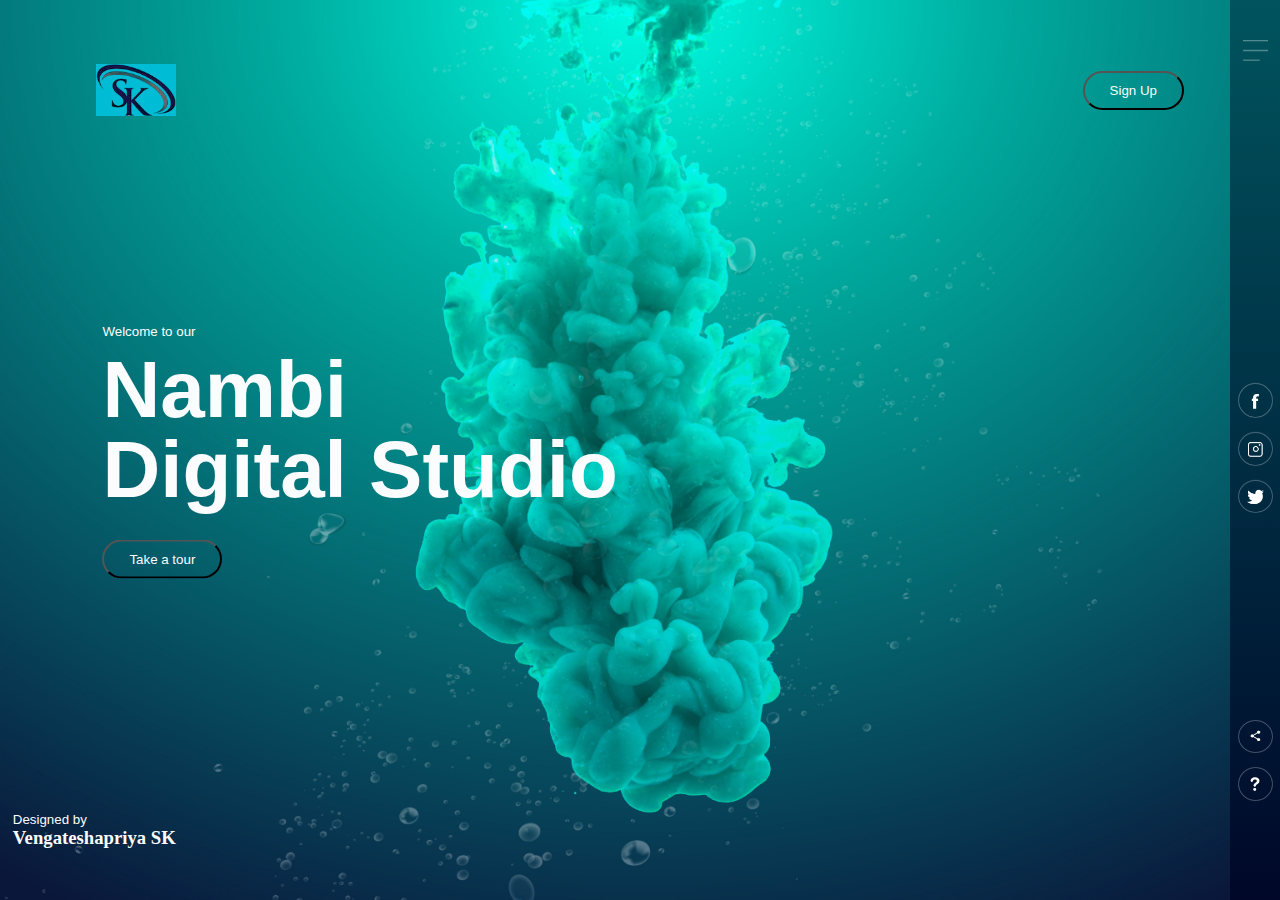
<file: Nambi web page/index.html>
<!DOCTYPE html>
<html lang="en">
<head>
    <meta charset="UTF-8">
    <meta name="viewport" content="width=device-width, initial-scale=1.0">
    <title>web page</title>
    <link rel="stylesheet" href="b.css">
</head>
<body>
    <div class="hero">
        <div class="navbar">
            <img src="images/logooo.png" class="logooo">
            <button type="button">Sign Up</button>
        </div>
        <div class="content">
            <small>Welcome to our</small>
            <h1>Nambi <br>Digital Studio</h1>
            <button type="button">Take a tour</button>
        </div>
        <div class="name"> 
            <small>Designed by</small>
            <h3> Vengateshapriya SK</h3>
        </div>
        <div class="side-bar">
            <img src="images/menu.png" class="menu">
            <div class="social-links">
                <img src="images/fb.png" >
                <img src="images/ig.png" >
                <img src="images/tw.png" >
            </div>
            <div class="useful-links">
                <img src="images/share.png" >
                <img src="images/info.png" >
               
            </div>
        </div>
        <div class="bubbles">
            <img src="images/bubble.png" >
            <img src="images/bubble.png" >
            <img src="images/bubble.png" >
            <img src="images/bubble.png" >
            <img src="images/bubble.png" >
            <img src="images/bubble.png" >
            <img src="images/bubble.png" >
            <img src="images/bubble.png" >
        </div>
    </div>
</body>
</html>
</file>
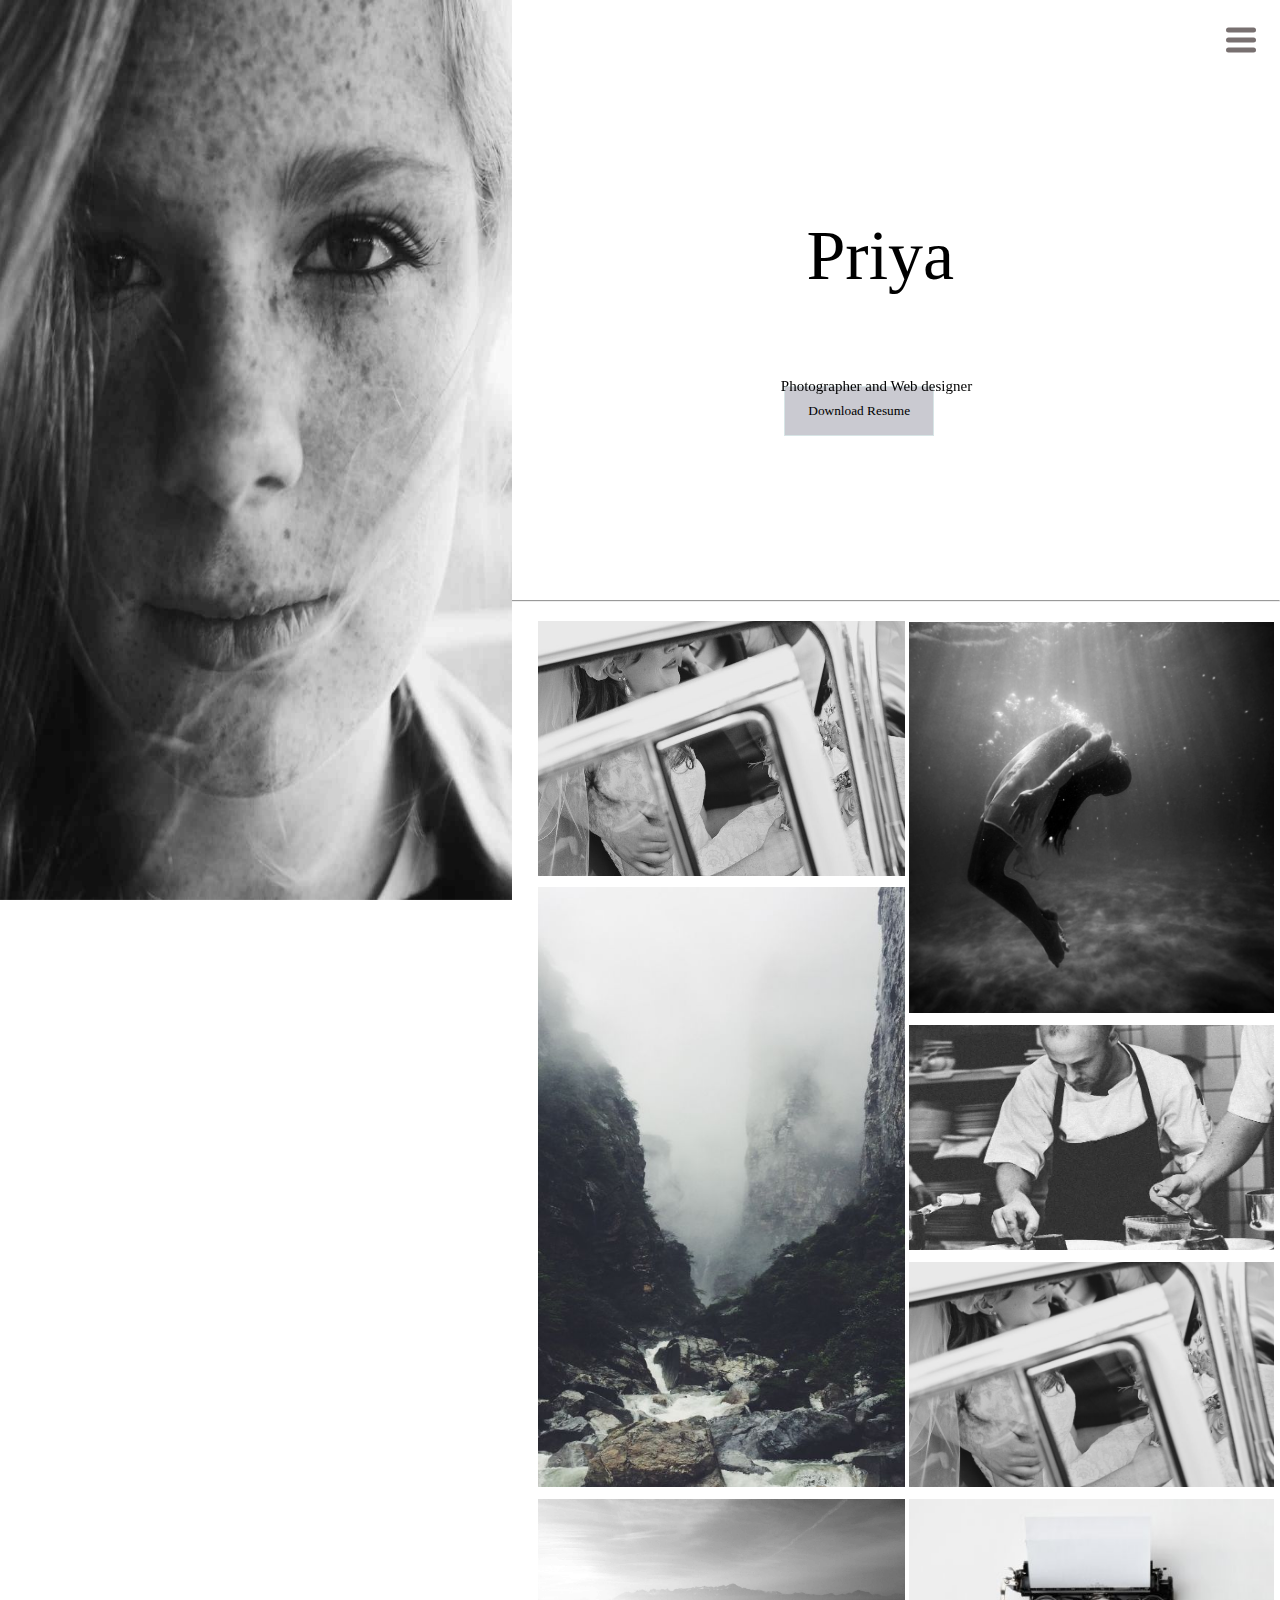
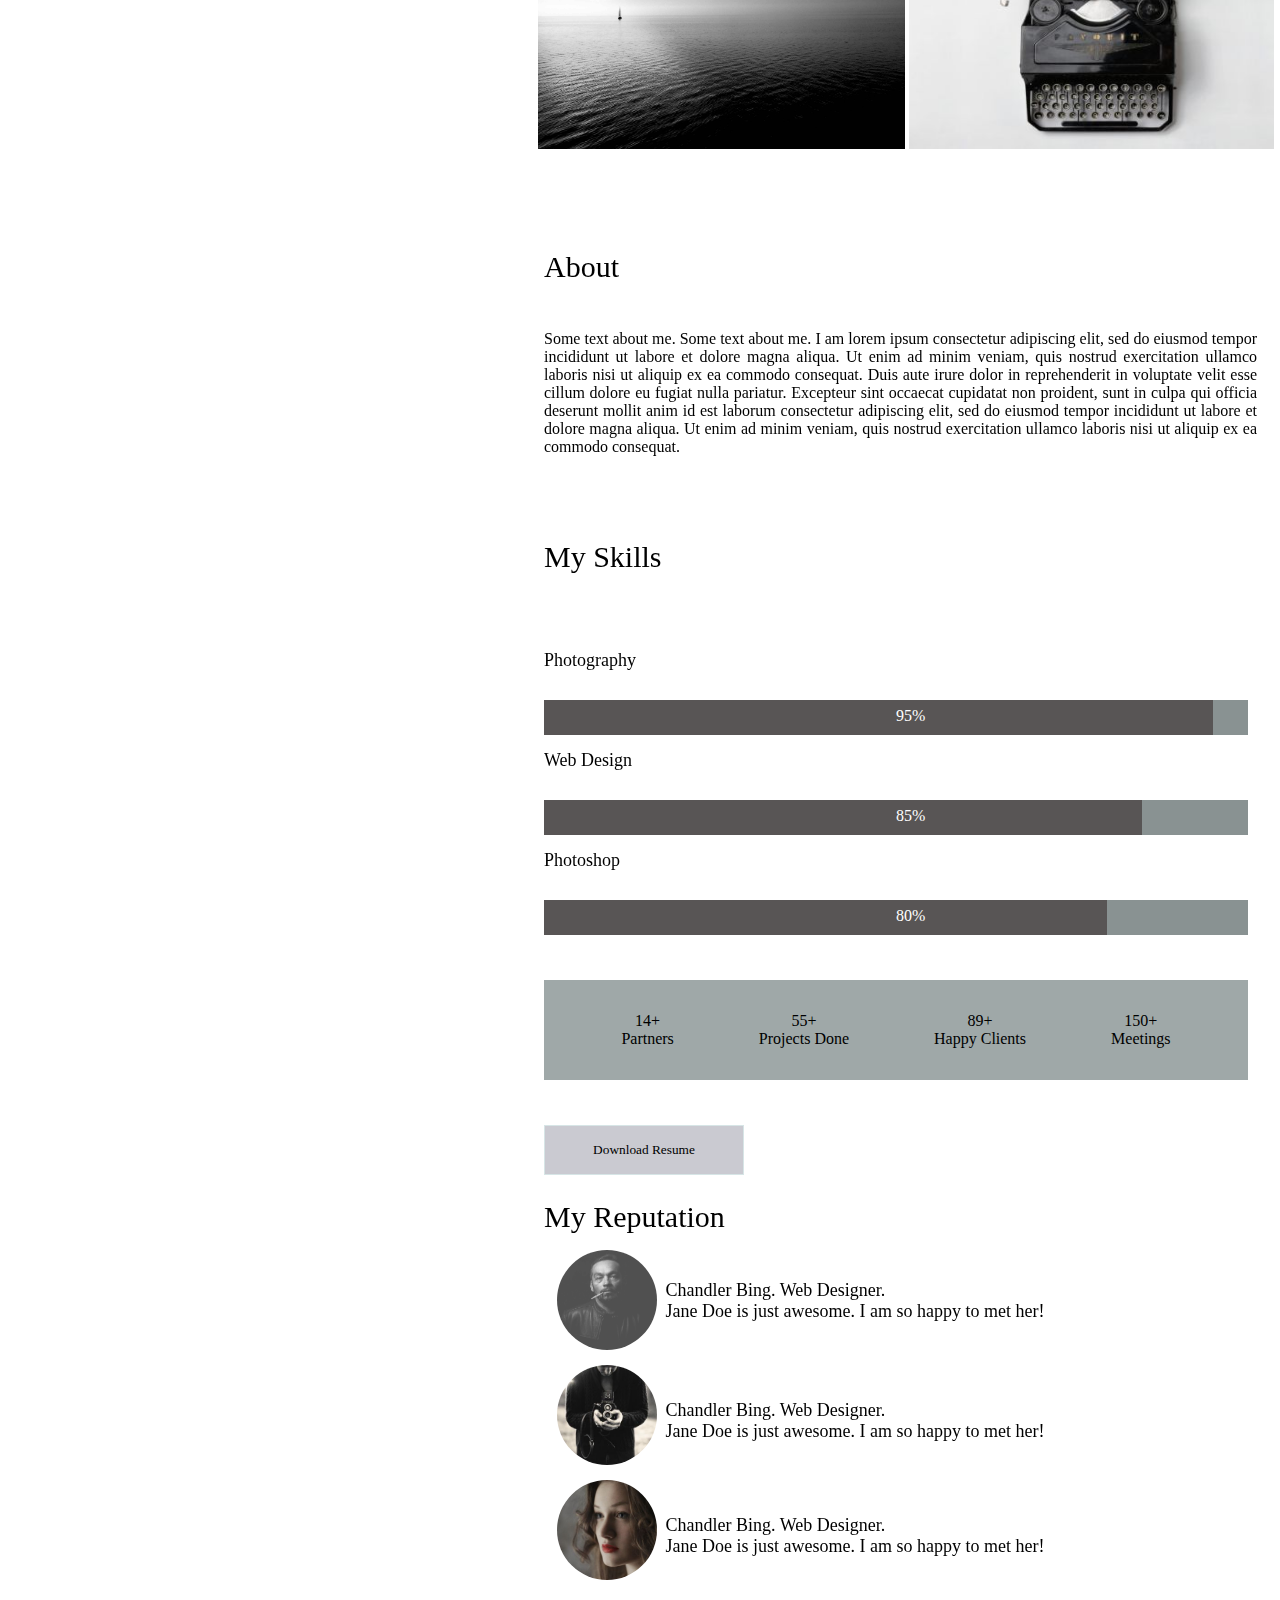
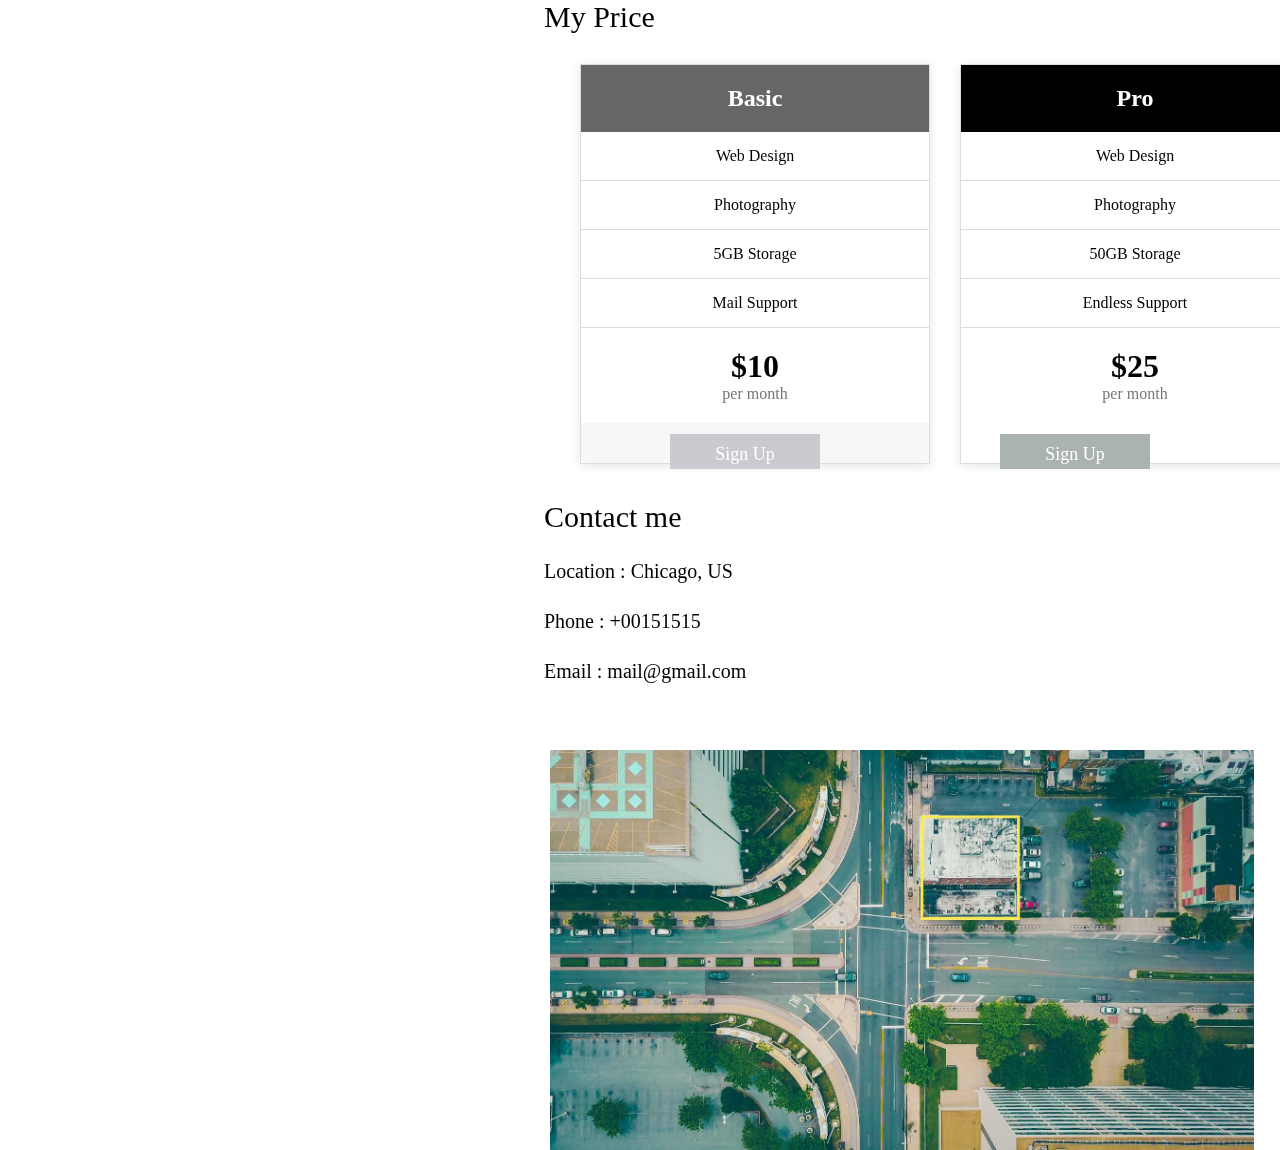
<file: portfolio/index.html>
<!DOCTYPE html>
<html lang="en">
<head>
    <meta charset="UTF-8">
    <meta name="viewport" content="width=device-width, initial-scale=1.0">
    <title>Document</title>
    <link rel="stylesheet" href="design.css">
</head>
<body style="overflow-x: hidden;">
    <label>
        <input type="checkbox" >
        <div class="toggle">
          <span class="top_line common"></span>
          <span class="middle_line common"></span>
          <span class="bottom_line common"></span>
        </div>
        <div class="slide">
          <ul>
            <li><a href="#">Home</a></li>
            <li><a href="#">Portfolio</a></li>
            <li><a href="#">About</a></li>
            <li><a href="#">Contact</a></li>
          </ul>
        </div>
      </label>

      </div>    
    
    <div class="pic">
        <img src="W3.CSS Template_files/profile_girl.jpg" >
        
    </div>
    <div class="content">
        <h1>Priya</h1>
        <button type="button">Download Resume</button>
    </div>
    <div class="contents">
        <h3>Photographer and Web designer</h3>
    </div>
    <div class="port">
        <h4>My Portfolio </h4>
    </div>
    <hr><br>
    <div class="a">
        <img src="W3.CSS Template_files/wedding.jpg" >
    </div>
    <div class="b">
        <img src="W3.CSS Template_files/rocks.jpg" >
    </div>
    <div class="c">
        <img src="W3.CSS Template_files/sailboat.jpg" >
    </div>

    <div class="d">
        <img src="W3.CSS Template_files/underwater.jpg" >
    </div>
    <div class="e">
        <img src="W3.CSS Template_files/chef.jpg" >
    </div>
    <div class="f">
        <img src="W3.CSS Template_files/wedding.jpg" >
    </div>
    <div class="g">
        <img src="W3.CSS Template_files/p6.jpg" >
    </div>
    <div>
        <p style="color:black ; font-weight: 300; font-size: 30px; position: absolute; left: 42.5%; top:1850px; font-family: 'Montserrat';  ">About</p>
    </div>
    <div>
        <p style="color: black; position: absolute; left: 42.5%; top: 1930px; font-family: 'Montserrat'; text-align: justify; right: 23px;">Some text about me. Some text about me. I am lorem ipsum consectetur adipiscing elit, sed do eiusmod tempor incididunt ut labore et dolore magna aliqua. Ut enim ad minim veniam, quis nostrud exercitation ullamco laboris nisi ut aliquip ex ea commodo consequat. Duis aute irure dolor in reprehenderit in voluptate velit esse cillum dolore eu fugiat nulla pariatur. Excepteur sint occaecat cupidatat non proident, sunt in culpa qui officia deserunt mollit anim id est laborum consectetur adipiscing elit, sed do eiusmod tempor incididunt ut labore et dolore magna aliqua. Ut enim ad minim veniam, quis nostrud exercitation ullamco laboris nisi ut aliquip ex ea commodo consequat.</p>
    </div>
    <div>
        <p style="color:black ; font-weight: 300; font-size: 30px; position: absolute; left: 42.5%; top: 2140px; font-family: 'Montserrat';  ">My Skills</p>
    </div>
  
    <div class="skill"  >
        <div class="skill-item">
            <h5 style="color: black; position: absolute; font-weight: 300; font-size: 18px; font-family: 'Montserrat'; left: 42.5%;
            top: 2250px;">Photography</h5>
            <div class="progress">
                <div class="progress-in" style="width: 95%; "></div>
                <div class="skill-percent" >95%</div>
            </div>
        </div>
        <div class="skill-items">
            <h5 style="color: black; position: absolute; font-weight: 300; font-size: 18px; font-family: 'Montserrat'; left: 42.5%;
            top: 2350px;">Web Design</h5>
            <div class="progres">
                <div class="progres-in" style="width: 85%; "></div>
                <div class="skil-percent" >85%</div>
            </div>
        </div>
        <div class="skill-itemss">
            <h5 style="color: black; position: absolute; font-weight: 300; font-size: 18px; font-family: 'Montserrat'; left: 42.5%;
            top: 2450px;">Photoshop</h5>
            <div class="progresss">
                <div class="progresss-in" style="width: 80%; "></div>
                <div class="skilll-percent" >80%</div>
            </div>
        </div>
    </div>



    <nav>
        <ul>
            <li>14+ <br>Partners </li>
            <li>55+ <br>Projects Done </li>
            <li>89+ <br>Happy Clients </li>
            <li>150+ <br>Meetings </li>
        </ul>
    </nav>

    <div>
        <button class="buttons">Download Resume</button>
    </div>
    <div>
        <h3 style="font-size: 30px; font-family: 'Montserrat'; font-weight: 300; left: 42.5%; top: 2800px; color: black;">My Reputation</h3>
    </div>
    <div class="r" >
        <img src="W3.CSS Template_files/avatar_smoke.jpg" >
        <p style="font-size: 18px; color: black; left: 52%; position: absolute; top:2880px ; font-family: 'Montserrat';">Chandler Bing. Web Designer. <br>Jane Doe is just awesome. I am so happy to met her!</p>
    </div>
    <div class="s">
        <img src="W3.CSS Template_files/bandmember.jpg" >   
        <p style="font-size: 18px; color:black; left: 52%; position: absolute; top:3000px ; font-family: 'Montserrat';">Chandler Bing. Web Designer. <br>Jane Doe is just awesome. I am so happy to met her!</p>
    </div>
    <div class="v">
        <img src="W3.CSS Template_files/avatar_g2.jpg" >
        <p style="font-size: 18px; color: black; left: 52%; position: absolute; top:3115px ;font-family: 'Montserrat'; ">Chandler Bing. Web Designer. <br>Jane Doe is just awesome. I am so happy to met her!</p>
    </div>
    <div>
        <h3 style="font-size: 30px; font-family: 'Montserrat'; font-weight: 300; left: 42.5%; top: 3200px; color: black;">My Price</h3>
    </div>
   
    <div class="pricing-table">
        <div class="pricing-plan">
            <div class="header basic">Basic</div>
            <ul>
                <li>Web Design</li>
                <li>Photography</li>
                <li>5GB Storage</li>
                <li>Mail Support</li>
            </ul>
            <div class="price">
                $10
                <small>per month</small>
            </div>
            <div class="sign-up">
                <button>Sign Up</button>
            </div>
        </div>
        <div class="pricing-plan">
            <div class="header pro">Pro</div>
            <ul>
                <li>Web Design</li>
                <li>Photography</li>
                <li>50GB Storage</li>
                <li>Endless Support</li>
            </ul>
            <div class="price">
                $25
                <small>per month</small>
            </div>
            <div class="sign-up1">
                <button>Sign Up</button>
            </div>
        </div>
    </div>
    <div>
        <h3 style="font-size: 30px; font-family: 'Montserrat'; font-weight: 300; left: 42.5%; top: 3700px; color: black;">Contact me</h3>
        <h3 style="font-size: 20px; font-family: 'Montserrat'; font-weight: 300; left: 42.5%; top: 3760px; color: black;">Location : Chicago, US</h3>
        <h3 style="font-size: 20px; font-family: 'Montserrat'; font-weight: 300; left: 42.5%; top: 3810px; color: black;">Phone : +00151515</h3>
        <h3 style="font-size: 20px; font-family: 'Montserrat'; font-weight: 300; left: 42.5%; top: 3860px; color: black;">Email : mail@gmail.com</h3>
    </div>
    <div class="p">
        <img src="W3.CSS Template_files/map.jpg" >
    </div>
</body>
</html>
</file>
<file: Nambi web page/b.css>
*{
margin: 0;
padding: 0;
font-family: sans-serif;
}
.hero{
    width: 100%;
    height: 100vh;
    background-image: url(images/background.png);
    background-size: cover;
    background-position: center;
    position: relative;
    overflow: hidden;
}
.logooo{
width: 80px;
cursor: pointer;
}
.navbar{
    width: 85%;
    height: 20%;
    margin: auto;
    display: flex;
    align-items: center;
    justify-content: space-between;
}
button{
    color: #fbfcfd;
    padding: 10px 25px;
    background: transparent;
    border: px solid #fff;
    border-radius: 20px;
    outline: none;
    cursor: pointer;
}
.content{
    color: #fbfcfd;
    position: absolute;
    top: 50%;
    left: 8%;
    transform: translateY(-50%);
    z-index: 2;
}
h1{
    font-size: 80px;
margin: 10px 0 30px;
line-height: 80px;
}
.side-bar{
width: 50px;
height: 100vh;
background: linear-gradient(#00545d, #000729);
position: absolute;
right: 0;
top: 0;
}
.menu{
    display: block;
    width: 25px;
    margin: 40px auto 0;
    cursor: pointer;
}
.social-links img, .useful-links img{
width: 35px;
margin: 5px auto;
cursor: pointer;
text-align:center;

}
.social-links {
    width: 50px;
    text-align:center;
    position: absolute;
    top: 50%;
    transform: translateY(-50%);
    
}
.useful-links{
    width: 50px;
    text-align:center;
    position: absolute;
    bottom: 10%;
   
}
.bubbles img{
width: 50px;
animation: bubble 7s linear infinite;
}
.bubbles{
    
width: 100%;
display: flex;
align-items: center;
justify-content: space-around;
position: absolute;
bottom: -70px;
}
@keyframes bubble{
    0%{
        transform: translateY(0);
        opacity: 0;
    }
    50%{
        
        opacity: 1;
    }
    70%{
        
        opacity: 1;
    }
    100%{
        transform: translateY(-80vh);
        opacity: 0;
    }
}
 .bubbles img:nth-Child(1){
    animation-delay:2s;
    width: 25px;
 }
 .bubbles img:nth-Child(2){
    animation-delay:1s;
 }
 .bubbles img:nth-Child(3){
    animation-delay:3s;
    width: 25px;
 }
 .bubbles img:nth-Child(4){
    animation-delay:4s;
 }
 .bubbles img:nth-Child(5){
    animation-delay:2.8s;
    width: 25px;
 }
 .bubbles img:nth-Child(6){
    animation-delay:6s;
 }
 .bubbles img:nth-Child(7){
    animation-delay:5s;
 }
 .bubbles img:nth-Child(8){
    animation-delay:3s;
    width: 35px;
 }
 .name{
    color: #fbfcfd;
    position: absolute;
    top: 90%;
    left: 1%;
    
 }
 h3{
    font-family: 'Times New Roman', Times, serif;
    line-height: 20px;
 }
@media screen and (max-width:600px)
{
    h1{
        font-size: 36px;
        line-height: 50px;

    }
    .side-bar{
        width: 100%;
        height: 50px;
        
        top: auto;
        bottom: 0;
        display: flex;
        align-items: center;
        justify-content: space-between;
        padding: 0 10px;
        box-sizing: border-box;
        }
        .social-links {
            width: auto;           
            position: unset;
            transform:none;           
        }
        .useful-links{
            width: auto;           
            position: unset;          
        }
        .menu{
            width: 18px;
            margin:  0;
        }
        .name{
            top: 80%;
        }
        
}
</file>
<file: portfolio/design.css>
*{
margin: 0;
padding: 0;
box-sizing: border-box;
}
h1 {
 background-color: white;
 font-family:"Montserrat" ;
 font-weight: 500;
 
}
h3{
 
    font-family:"Montserrat";
    font-weight: 400;
    position: absolute;
    top:42%;
    left: 61%;
    color: black;
    font-size: 15px;
   font-style:normal;
   font-weight: 400;
}
h4{
    font-family:"Montserrat" ;
    color: black;
    font-weight: 300;
    font-size: 30px;
}
.pic img{
    min-height: 100%;
    width: 40%;
    margin: 0px;
    background-position: center;
    background-repeat: no-repeat;
    background-size: cover;
    padding: 0px;
    left: 0;
    top: 0;
    position: fixed;
}
.content{
    color: black;
    position: absolute;
    top: 24%;
    left: 63%;
    font-size: 35px;
    font-family:"Montserrat" ;
    font-weight: lighter;
}

button{
    position: absolute;
    top: 170px ;
    right: 20px;
    color: black;
    background-color: rgb(202, 202, 209);
    border: 1px solid #d7e5e6;
    border-radius: 0;
    cursor: pointer;
    outline: none ;
    width: 150px;
    height: 50px;
    font-family:"Montserrat" ;
    font-weight: 500;
}
button:hover{
    background-color: #858c8d;
}
.port{
    position: absolute;
    top: 85%;
    left: 42%;
    color: rgb(140, 140, 151);
    font-size: 23px;
}
hr{
   margin-top: 600px; 
}
.a img{
    position: relative;
    width: 367px;
    height: 255px;
    left: 42%;
    bottom: -1px;
}
.b img{
    position: relative;
    width: 367px;
    height: 600px;
    left: 42%;
    bottom: -8px ;
}
.c img{
    position: relative;
    width: 367px;
    height: 250px;
    left: 42%;
    bottom:-16px ;
} 
.d img{
    position: relative;
    width: 365px;
    height: 391px;
    left: 71%;
    top: -1115px;
   
}
.e img{
    position: relative;
    width: 365px;
    height: 225px;
    left: 71%;
    top: -1107px; 
}
.f img{
    position: relative;
    width: 365px;
    height: 225px;
    left: 71%;
    top: -1099px; 
}
.g img{
    position: relative;
    width: 365px;
    height: 250px;
    left: 71%;
    top: -1091px; 
}
.skill-area{
    display: flex;
    flex-direction: column;
}
.progress{
    height: 35px;
    width: 55%;
    background-color: rgb(137, 146, 146);
    position: absolute;
    left: 42.5%;
    top: 2300px;
}
.progress-in{
    position: absolute;
    left: 42.5%;
    top: 2300px;
    border-radius: 0;
    background: rgb(88, 85, 85);
    left: 0;
    top: 0;
    height: 100%;
}
.skill-percent{
    position: absolute;
    align-items: center;
    color: white;
    left: 50%;
    top: 6.5px;
}
.progres{
    height: 35px;
    width: 55%;
    background-color: rgb(137, 146, 146);
    position: absolute;
    left: 42.5%;
    top: 2400px;
}
.progres-in{
    position: absolute;
    left: 42.5%;
    top: 2400px;
    border-radius: 0;
    background: rgb(88, 85, 85);
    left: 0;
    top: 0;
    height: 100%;
}
.skil-percent{
    position: absolute;
    align-items: center;
    color: white;
    left: 50%;
    top: 6.5px;
}
.progresss{
    height: 35px;
    width: 55%;
    background-color: rgb(137, 146, 146);
    position: absolute;
    left: 42.5%;
    top: 2500px;
}
.progresss-in{
    position: absolute;
    left: 42.5%;
    top: 2500px;
    border-radius: 0;
    background: rgb(88, 85, 85);
    left: 0;
    top: 0;
    height: 100%;
}
.skilll-percent{
    position: absolute;
    align-items: center;
    color: white;
    left: 50%;
    top: 6.5px;
}
nav {
    top: 2580px;
    position: absolute;
    display: flex;
    justify-content: center;
    align-items: center;
    left: 42.5%;
    background-color: rgb(159, 168, 168); 
    height: 100px;
    width: 55%;
}
nav ul {
    list-style-type: none;
    padding: 0;
    margin: 0;
    display: flex;
    gap: 65px;
    

}
nav li {
    padding: 10px;
    text-align: center;

}
.slide {
    height: 100%;
    width: 58%;
    left: 42%;
    background-color: black;
    position: absolute;
    top: 0;
    transition: ease-in.5s step-end;
    transform: translateX(-200%);
    z-index: 1;
  }
  ul li {
    list-style: none;
  }
  ul li:hover a {
    color: white;
    background-color: rgb(110, 106, 106);
  }
  ul li a {
    text-decoration: none;
    text-align: center;
    margin-top: 50px;
    color: azure;
    font-size: 30px;
    display: block;
    text-transform: capitalize;
    transition: 0.2s ease-out;
    text-decoration: none;
    line-height: 50px;
    font-family: 'montserrat';
  }
  input {
    display: none;
    visibility: hidden;
  }
  .toggle {
    position: absolute;
    height: 50px;
    width: 50px;
    left: 95%;
    top: 15px;
    z-index: 2;
    cursor: pointer;
    background-color: white;
  }
  .toggle .common {
    position: absolute;
    height: 5px;
    width: 30px;
    background-color: rgb(120, 112, 112);
    border-radius: 50px;
    transition: 0.3s ease;
  }
  .toggle .top_line {
    top: 30%;
    left: 50%;
    transform: translate(-50%, -50%);
  }
  .toggle .middle_line {
    top: 50%;
    left: 50%;
    transform: translate(-50%, -50%);
  }
  .toggle .bottom_line {
    top: 70%;
    left: 50%;
    transform: translate(-50%, -50%);
  }
  input:checked ~ .toggle .top_line {
    left: 10px;
    top: 23px;
    width: 30px;
    transform: rotate(45deg);
    z-index: 1;
  }
  input:checked ~ .toggle .bottom_line {
    left: 10px;
    top: 23px;
    width: 30px;
    transform: rotate(-45deg);
    z-index: 1;
  }
  input:checked ~ .toggle .middle_line {
    opacity: 0;
    transform: translateX(25px);
    z-index: 1;
  }
  input:checked ~ .slide {
    transform: translateX(0);
    z-index: 1;

  }
  .buttons{
    position: absolute;
    top: 2725px ;
    left: 42.5%;;
    color: black;
    background-color: rgb(202, 202, 209);
    border: 1px solid #d7e5e6;
    border-radius: 0;
    outline: none;
    cursor: pointer;
    width: 200px;
    height: 50px;
    font-family:"Montserrat" ;
    font-weight: 500;
  }
  .buttons:hover{
    background-color: #8c9192;
  }
  .r img{
    left: 43.5%;
    top: 2850px;
    position: absolute;
    height: 100px;
    width: 100px;
    border-radius: 50%;
  }
  .s img{
    left: 43.5%;
    top: 2965px;
    position: absolute;
    height: 100px;
    width: 100px;
    border-radius: 50%;
  }
  
  .v img{
    position: absolute;
    left: 43.5%;
    top: 3080px;
    height: 100px;
    width: 100px;
    border-radius: 50%;
  }
.pricing-table {
    display: flex;
    gap: 30px;
    z-index: 1;
    top: 420px;
    position: relative;
    left: 580px;
    font-family: 'montserrat';
}
.pricing-plan {
    background-color: #fff;
    border: 1px solid #ddd;
    border-radius: 0;
    box-shadow: 0 2px 10px rgba(0, 0, 0, 0.1);
    width: 350px;
    text-align: center;
    font-family: 'montserrat';
}
.pricing-plan .header {
    background-color: #333;
    color: #fff;
    padding: 20px;
    font-size: 24px;
    font-weight: bold;
    font-family: 'montserrat';
}
.pricing-plan .header.basic {
    background-color: #666;


}
.pricing-plan .header.pro {
    background-color: #000;
   

}
.pricing-plan ul {
    list-style: none;
    padding: 0;
    margin: 0;
}
.pricing-plan li {
    border-bottom: 1px solid #ddd;
    padding: 15px;
    font-size: 16px;
}
.pricing-plan .price {
    font-size: 32px;
    font-weight: bold;
    padding: 20px 0;
}
.pricing-plan .price small {
    display: block;
    font-size: 16px;
    font-weight: normal;
    color: #777;
}
.pricing-plan .sign-up {
    background-color: #f7f7f7;
    padding: 20px;
    border-radius: 0 0 5px 5px;
   top:400%;
   z-index: 1;
   top: 365px;
   height: 30px;
}
.pricing-plan .sign-up button {
    background-color:rgb(170, 179, 177);
    color: #fff;
    border: none;
    padding: 10px 20px;
    font-size: 18px;
    cursor: pointer;
    transition: background-color 0.3s;
    right: 710px;
    top: 370px;
    height: 35px;
    font-family: 'montserrat';
}

.pricing-plan .sign-up1 button {
    background-color: (170, 179, 177);
    color: #fff;
    border: none;
    padding: 10px 20px;
    font-size: 18px;
    cursor: pointer;
    transition: background-color 0.3s;
    right: 990px;
    left: 90px;
    top: 370px;
    height: 35px;
    font-family: 'montserrat';

}
.pricing-plan .sign-up button:hover {
    background-color:black;
}
.pricing-plan .sign-up1 button:hover {
    background-color:black;
}
.p img{
    left: 43%;
    top: 3950px;
    height: 400px;
    width: 55%;
    position: absolute;
}
@media screen and (max-width:600px)
{
.pic img{
    top: 290px;
    min-height: 80%;
    width: 80%;
    margin: 0px;
    background-position: center;
    background-repeat: no-repeat;
    background-size: cover;
    padding: 0px;
    position: absolute;
    left: 50px;
    background-position: center;
}
.content{
    color: black;
    position: absolute;
    top: 18%;
    left: 35%;
    font-size: 30px;
    font-family:"Montserrat" ;
    font-weight: lighter;
}
h3{
    font-family:"Montserrat";
    font-weight: 400;
    position: absolute;
    top:33%;
    left: 28%;
    color: black;
    font-size: 14px;
   font-weight: 400;
}
button{
    position: absolute;
    top: 1100%;
    left: 20%;
    color: black;
    background-color: rgb(202, 202, 209);
    border: 1px solid #d7e5e6;
    border-radius: 0;
    cursor: pointer;
    outline: none ;
    width: 150px;
    height: 50px;
    font-family:"Montserrat" ;
    font-weight: 500;
}
button:hover{
    background-color: #858c8d;
}
.port{
    position: absolute;
    top: 980px;
    left: 5%;
    color: rgb(140, 140, 151);
    font-size: 23px;
}
.a img{
    position: relative;
    width: 450px;
    height: 300px;
    left: 5%;
    top:400px ;
}
.b img{
    position: relative;
    width: 450px;
    height: 700px;
    left: 5%;
    top:420px ;
}
.c img{
    position: relative;
    width: 400px;
    height: 300px;
    left: 5%;
    top:450px ;
} 
.d img{
    position: relative;
    width: 365px;
    height: 391px;
    left: 71%;
    top: -1115px;
   
}
.e img{
    position: relative;
    width: 365px;
    height: 225px;
    left: 71%;
    top: -1107px; 
}
.f img{
    position: relative;
    width: 365px;
    height: 225px;
    left: 71%;
    top: -1099px; 
}
.g img{
    position: relative;
    width: 365px;
    height: 250px;
    left: 71%;
    top: -1091px; 
}
}
</file>
